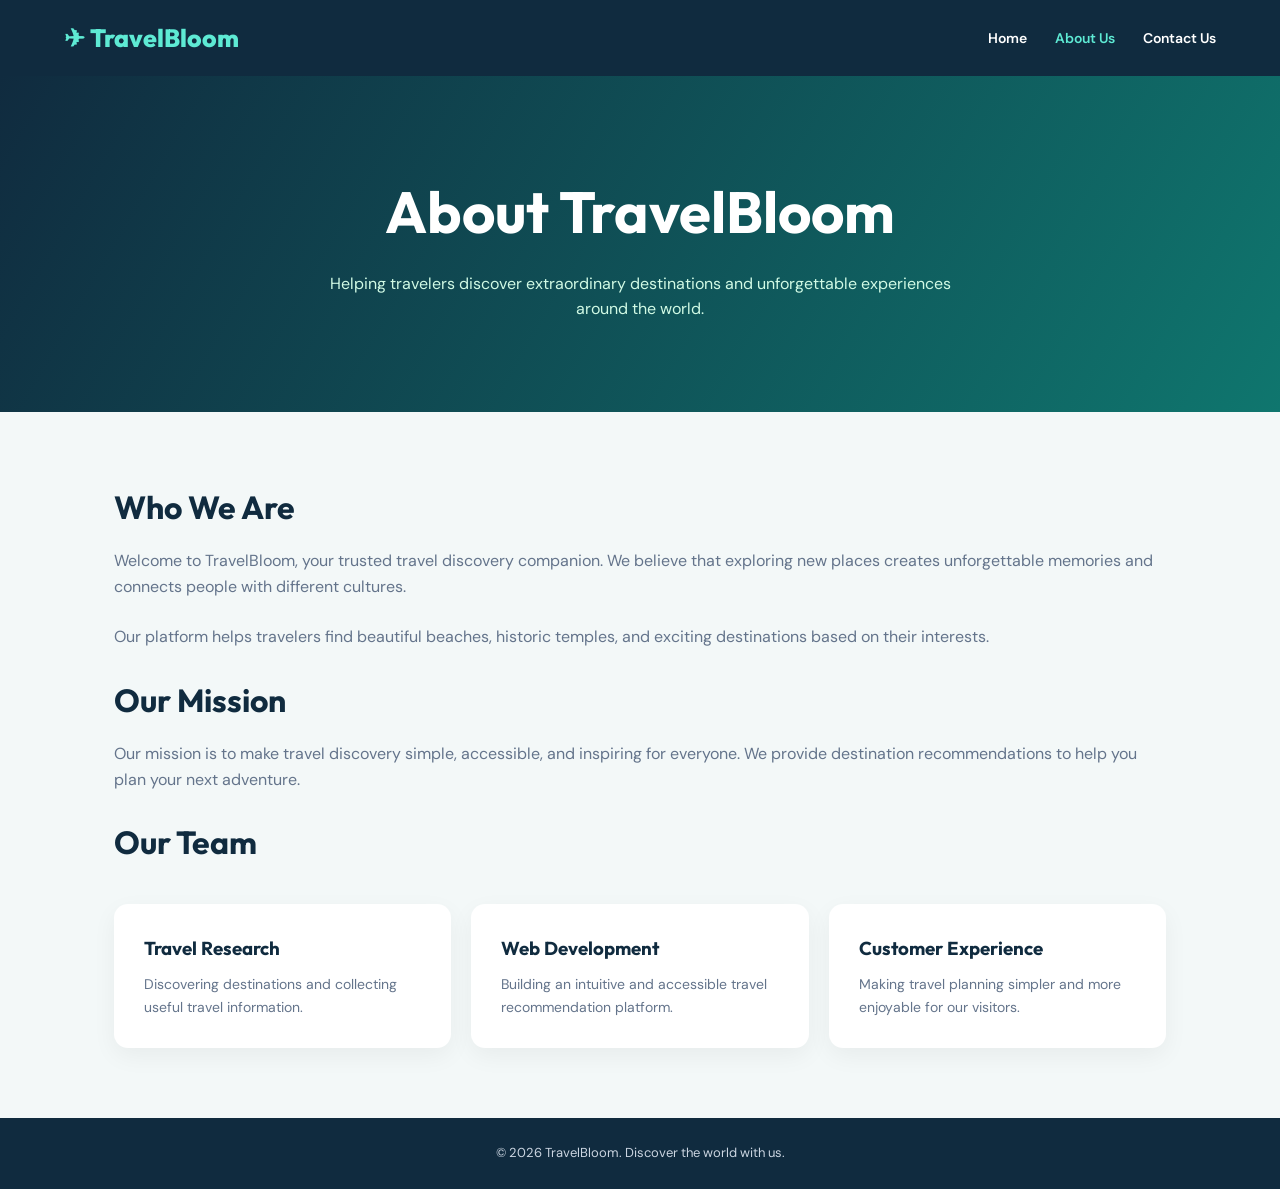
<file: about.html>
<!DOCTYPE html>
<html lang="en">
<head>
  <meta charset="UTF-8">
  <meta name="viewport" content="width=device-width, initial-scale=1.0">
  <title>About Us | TravelBloom</title>
  <link rel="stylesheet" href="style.css">
</head>
<body>

  <nav class="navbar">
    <a href="index.html" class="logo">✈ TravelBloom</a>
    <div class="nav-links">
      <a href="index.html">Home</a>
      <a href="about.html" class="active">About Us</a>
      <a href="contact.html">Contact Us</a>
    </div>
  </nav>

  <header class="page-header">
    <h1>About TravelBloom</h1>
    <p>
      Helping travelers discover extraordinary destinations
      and unforgettable experiences around the world.
    </p>
  </header>

  <main class="content-section">
    <h2>Who We Are</h2>
    <p>
      Welcome to TravelBloom, your trusted travel discovery
      companion. We believe that exploring new places
      creates unforgettable memories and connects people
      with different cultures.
    </p>

    <p>
      Our platform helps travelers find beautiful beaches,
      historic temples, and exciting destinations based
      on their interests.
    </p>

    <h2>Our Mission</h2>
    <p>
      Our mission is to make travel discovery simple,
      accessible, and inspiring for everyone.
      We provide destination recommendations to help
      you plan your next adventure.
    </p>

    <h2>Our Team</h2>
    <div class="team-grid">
      <div class="team-card">
        <h3>Travel Research</h3>
        <p>
          Discovering destinations and collecting
          useful travel information.
        </p>
      </div>

      <div class="team-card">
        <h3>Web Development</h3>
        <p>
          Building an intuitive and accessible
          travel recommendation platform.
        </p>
      </div>

      <div class="team-card">
        <h3>Customer Experience</h3>
        <p>
          Making travel planning simpler and
          more enjoyable for our visitors.
        </p>
      </div>
    </div>
  </main>

  <footer class="footer">
    <p>© 2026 TravelBloom. Discover the world with us.</p>
  </footer>

</body>
</html>
</file>
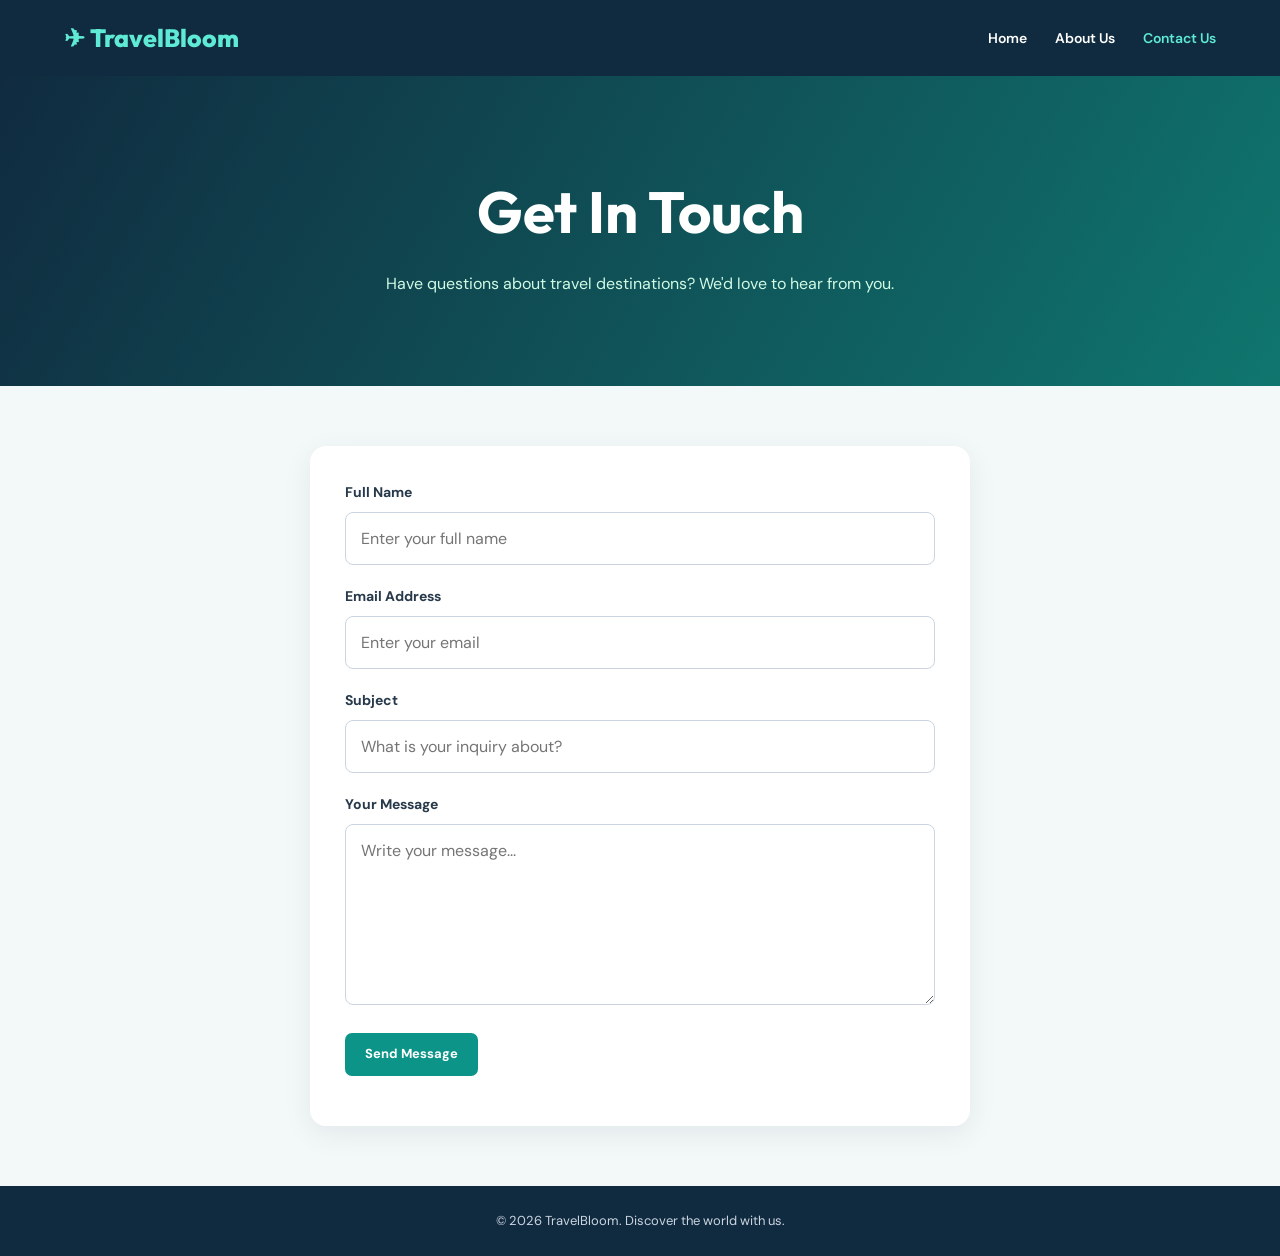
<file: contact.html>
<!DOCTYPE html>
<html lang="en">
<head>
  <meta charset="UTF-8">
  <meta name="viewport" content="width=device-width, initial-scale=1.0">
  <title>Contact Us | TravelBloom</title>
  <link rel="stylesheet" href="style.css">
</head>
<body>

  <nav class="navbar">
    <a href="index.html" class="logo">✈ TravelBloom</a>
    <div class="nav-links">
      <a href="index.html">Home</a>
      <a href="about.html">About Us</a>
      <a href="contact.html" class="active">Contact Us</a>
    </div>
  </nav>

  <header class="page-header">
    <h1>Get In Touch</h1>
    <p>
      Have questions about travel destinations?
      We'd love to hear from you.
    </p>
  </header>

  <main class="contact-wrapper">
    <form id="contactForm" class="contact-form">
      <div class="form-group">
        <label for="name">Full Name</label>
        <input type="text" id="name"
               placeholder="Enter your full name" required>
      </div>

      <div class="form-group">
        <label for="email">Email Address</label>
        <input type="email" id="email"
               placeholder="Enter your email" required>
      </div>

      <div class="form-group">
        <label for="subject">Subject</label>
        <input type="text" id="subject"
               placeholder="What is your inquiry about?" required>
      </div>

      <div class="form-group">
        <label for="message">Your Message</label>
        <textarea id="message" rows="6"
                  placeholder="Write your message..."
                  required></textarea>
      </div>

      <button type="submit" class="btn btn-primary">
        Send Message
      </button>

      <p id="formMessage" class="form-message"
         role="status"></p>
    </form>
  </main>

  <footer class="footer">
    <p>© 2026 TravelBloom. Discover the world with us.</p>
  </footer>

  <script>
    const contactForm = document.getElementById("contactForm");

    contactForm.addEventListener("submit", function(event) {
      event.preventDefault();

      const name = document.getElementById("name").value.trim();
      const email = document.getElementById("email").value.trim();
      const subject = document.getElementById("subject").value.trim();
      const message = document.getElementById("message").value.trim();

      // Replace this with an email address you own.
      const recipient = "YOUR_EMAIL@example.com";

      const body = `Name: ${name}\nEmail: ${email}\n\n${message}`;

      const mailtoLink =
        `mailto:${recipient}?subject=${encodeURIComponent(subject)}` +
        `&body=${encodeURIComponent(body)}`;

      document.getElementById("formMessage").textContent =
        "Opening your email application. Please send the prepared email.";

      window.location.href = mailtoLink;
    });
  </script>

</body>
</html>
</file>
<file: style.css>
@import url('https://fonts.googleapis.com/css2?family=DM+Sans:wght@400;500;600;700&family=Outfit:wght@400;500;600;700;800&display=swap');

:root {
  --primary: #0d9488;
  --primary-dark: #0f766e;
  --navy: #102b3f;
  --text: #27394a;
  --muted: #64748b;
  --light: #f3f8f8;
  --white: #ffffff;
}

* {
  margin: 0;
  padding: 0;
  box-sizing: border-box;
}

html {
  scroll-behavior: smooth;
}

body {
  font-family: 'DM Sans', sans-serif;
  color: var(--text);
  background: var(--light);
  line-height: 1.6;
}

h1, h2, h3, .logo {
  font-family: 'Outfit', sans-serif;
}

a {
  text-decoration: none;
  color: inherit;
}

button, input, textarea {
  font: inherit;
}

button {
  cursor: pointer;
}

.navbar {
  display: flex;
  align-items: center;
  justify-content: space-between;
  gap: 24px;
  padding: 18px 5%;
  background: var(--navy);
  color: white;
  position: relative;
  z-index: 10;
}

.logo {
  font-size: 25px;
  font-weight: 800;
  color: #5eead4;
  white-space: nowrap;
}

.nav-links {
  display: flex;
  gap: 28px;
}

.nav-links a {
  font-size: 14px;
  font-weight: 600;
  transition: color .2s;
}

.nav-links a:hover,
.nav-links a.active {
  color: #5eead4;
}

.search-box {
  display: flex;
  gap: 8px;
  align-items: center;
  background: white;
  padding: 6px;
  border-radius: 10px;
}

.search-box input {
  border: none;
  outline: none;
  padding: 8px 10px;
  width: 180px;
  min-width: 0;
  color: var(--navy);
}

.btn {
  display: inline-block;
  border: none;
  border-radius: 7px;
  padding: 11px 20px;
  font-size: 13px;
  font-weight: 700;
  transition: background .2s, transform .2s;
}

.btn:hover {
  transform: translateY(-2px);
}

.btn-primary {
  background: var(--primary);
  color: white;
}

.btn-primary:hover {
  background: var(--primary-dark);
}

.btn-reset {
  background: #e2e8f0;
  color: var(--navy);
}

.hero {
  min-height: 650px;
  display: flex;
  align-items: center;
  position: relative;
  padding: 90px 8%;
  color: white;
  background:
    linear-gradient(90deg, rgba(5,26,40,.88) 0%,
                    rgba(5,26,40,.48) 60%,
                    rgba(5,26,40,.18) 100%),
    url('https://images.unsplash.com/photo-1507525428034-b723cf961d3e?auto=format&fit=crop&w=1800&q=85')
    center / cover no-repeat;
}

.hero-content {
  max-width: 650px;
}

.eyebrow {
  font-size: 12px;
  font-weight: 800;
  letter-spacing: 3px;
  color: #5eead4;
}

.hero h1 {
  font-size: clamp(55px, 7vw, 100px);
  line-height: 1.02;
  letter-spacing: -2px;
  margin: 24px 0;
  font-weight: 800;
}

.hero h1 span {
  color: #5eead4;
}

.hero p {
  font-size: 17px;
  max-width: 490px;
  color: #e2e8f0;
  margin-bottom: 32px;
}

.explore-btn {
  padding: 15px 28px;
}

.social-links {
  position: absolute;
  bottom: 25px;
  right: 8%;
  display: flex;
  gap: 22px;
  font-size: 13px;
}

.social-links a:hover {
  color: #5eead4;
}

.recommendations {
  padding: 85px 8%;
  min-height: 450px;
}

.section-heading {
  text-align: center;
  max-width: 650px;
  margin: 0 auto 30px;
}

.section-heading .eyebrow {
  color: var(--primary);
}

.section-heading h2 {
  color: var(--navy);
  font-size: clamp(28px, 4vw, 42px);
  margin: 10px 0;
}

.section-heading p {
  color: var(--muted);
}

.quick-search {
  display: flex;
  justify-content: center;
  flex-wrap: wrap;
  gap: 12px;
  margin-bottom: 28px;
}

.category-btn {
  background: white;
  color: var(--navy);
  border: 1px solid #dce7e7;
  border-radius: 30px;
  padding: 11px 20px;
  font-weight: 700;
  transition: .2s;
}

.category-btn:hover {
  background: var(--primary);
  color: white;
  border-color: var(--primary);
}

.search-status {
  text-align: center;
  color: var(--muted);
  margin-bottom: 25px;
  font-size: 14px;
}

.destination-grid {
  display: grid;
  grid-template-columns: repeat(3, minmax(0, 1fr));
  gap: 25px;
  max-width: 1250px;
  margin: auto;
}

.destination-card {
  background: white;
  border-radius: 15px;
  overflow: hidden;
  box-shadow: 0 8px 30px rgba(16,43,63,.07);
  transition: transform .2s, box-shadow .2s;
}

.destination-card:hover {
  transform: translateY(-6px);
  box-shadow: 0 15px 35px rgba(16,43,63,.13);
}

.destination-card img {
  width: 100%;
  height: 220px;
  object-fit: cover;
  display: block;
}

.card-body {
  padding: 23px;
}

.card-category {
  display: inline-block;
  color: var(--primary-dark);
  background: #ccfbf1;
  border-radius: 30px;
  padding: 4px 11px;
  font-size: 11px;
  font-weight: 800;
  text-transform: uppercase;
  margin-bottom: 12px;
}

.card-body h3 {
  font-size: 22px;
  color: var(--navy);
  margin-bottom: 8px;
}

.card-body p {
  font-size: 14px;
  color: var(--muted);
}

.empty-state {
  grid-column: 1 / -1;
  text-align: center;
  background: white;
  padding: 45px;
  border-radius: 15px;
}

.empty-state h3 {
  color: var(--navy);
  margin-bottom: 10px;
}

.page-header {
  text-align: center;
  padding: 90px 8%;
  color: white;
  background: linear-gradient(120deg, #102b3f, #0f766e);
}

.page-header h1 {
  font-size: clamp(36px, 5vw, 58px);
  margin-bottom: 12px;
}

.page-header p {
  color: #d1fae5;
  max-width: 650px;
  margin: auto;
}

.content-section {
  max-width: 1100px;
  margin: 70px auto;
  padding: 0 24px;
}

.content-section h2 {
  font-size: 32px;
  color: var(--navy);
  margin-bottom: 15px;
}

.content-section > p {
  color: var(--muted);
  margin-bottom: 25px;
}

.team-grid {
  display: grid;
  grid-template-columns: repeat(3, 1fr);
  gap: 20px;
  margin-top: 35px;
}

.team-card {
  background: white;
  padding: 30px;
  border-radius: 14px;
  box-shadow: 0 8px 25px rgba(0,0,0,.05);
}

.team-card h3 {
  color: var(--navy);
  margin-bottom: 10px;
}

.team-card p {
  color: var(--muted);
  font-size: 14px;
}

.contact-wrapper {
  max-width: 700px;
  margin: 60px auto;
  padding: 0 20px;
}

.contact-form {
  background: white;
  border-radius: 16px;
  padding: 35px;
  box-shadow: 0 8px 30px rgba(16,43,63,.07);
}

.form-group {
  margin-bottom: 20px;
}

.form-group label {
  display: block;
  font-weight: 700;
  font-size: 14px;
  margin-bottom: 8px;
}

.form-group input,
.form-group textarea {
  width: 100%;
  padding: 13px 15px;
  border: 1px solid #cbd5e1;
  border-radius: 8px;
  outline: none;
}

.form-group input:focus,
.form-group textarea:focus {
  border-color: var(--primary);
}

.form-message {
  margin-top: 15px;
  font-size: 14px;
  color: var(--primary-dark);
}

.footer {
  background: var(--navy);
  color: #cbd5e1;
  text-align: center;
  padding: 25px;
  font-size: 13px;
}

@media (max-width: 1050px) {
  .navbar {
    flex-wrap: wrap;
  }

  .search-box {
    width: 100%;
  }

  .search-box input {
    flex: 1;
  }

  .destination-grid {
    grid-template-columns: repeat(2, 1fr);
  }
}

@media (max-width: 650px) {
  .navbar {
    justify-content: center;
    padding: 18px;
  }

  .nav-links {
    gap: 18px;
  }

  .search-box {
    flex-wrap: wrap;
  }

  .search-box input {
    flex-basis: 100%;
  }

  .search-box .btn {
    flex: 1;
  }

  .hero {
    min-height: 550px;
    padding: 60px 7%;
  }

  .hero p {
    font-size: 15px;
  }

  .social-links {
    left: 7%;
    right: auto;
  }

  .recommendations {
    padding: 55px 6%;
  }

  .destination-grid,
  .team-grid {
    grid-template-columns: 1fr;
  }

  .contact-form {
    padding: 22px;
  }
}
</file>
